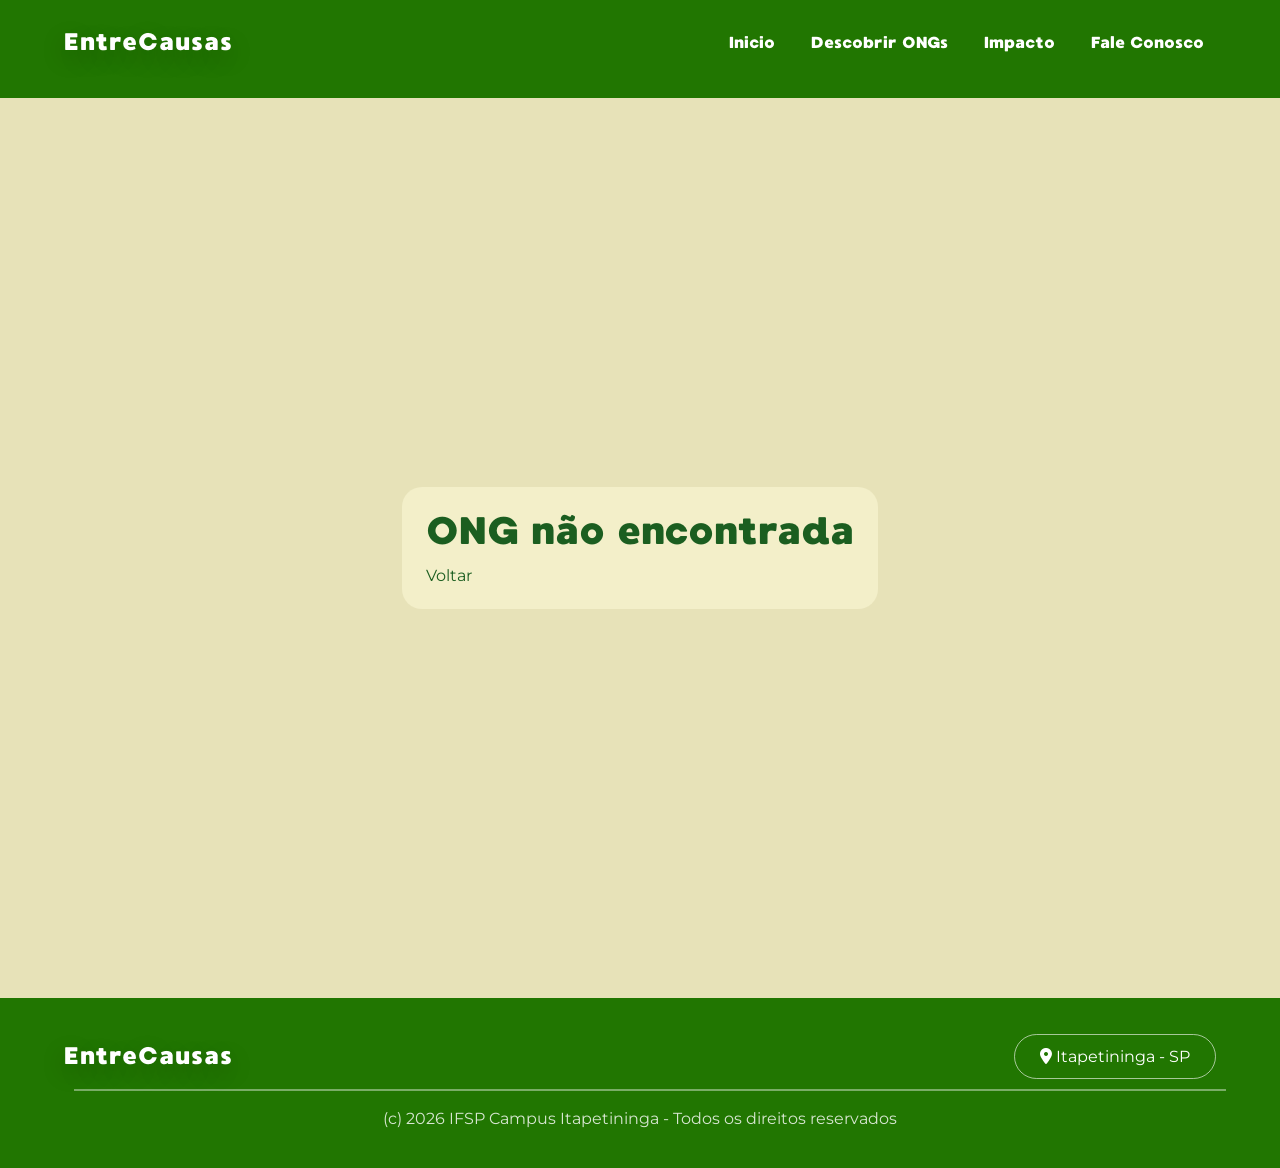
<file: detalhes.html>
<!DOCTYPE html>
<html lang="pt-BR">

<head>
    <title>EntreCausas | Educar para Transformar</title>
    <meta charset="UTF-8">
    <meta name="viewport" content="width=device-width, initial-scale=1.0">
    <link rel="icon" type="image/x-icon" href="img/icon/icon.png">
    <link rel="stylesheet" href="https://cdnjs.cloudflare.com/ajax/libs/font-awesome/6.5.0/css/all.min.css">
    <link rel="preconnect" href="https://fonts.googleapis.com">
    <link rel="preconnect" href="https://fonts.gstatic.com" crossorigin>
    <link href="https://fonts.googleapis.com/css2?family=Montserrat:wght@400;500;600;700;800;900&display=swap" rel="stylesheet">
    <link rel="stylesheet" href="style.css">
    <script src="script.js" defer></script>
</head>

<body class="page-interna">
    <a href="#conteudo-principal" class="skip-link">Pular para o conteudo principal</a>

    <div id="site">
        <header id="cabecalho" role="banner">
            <a class="h2-logo" href="index.html#hero">EntreCausas</a>

            <button id="menu-toggle" type="button" aria-expanded="false" aria-controls="nav-principal"
                aria-label="Abrir menu de navegacao">
                <span></span>
                <span></span>
                <span></span>
            </button>

            <nav id="nav-principal" aria-label="Navegacao principal">
                <ul id="ul-cabecalho">
                    <li><a class="a-cabecalho" href="index.html#hero">Inicio</a></li>
                    <li><a class="a-cabecalho" href="index.html#descobrir">Descobrir ONGs</a></li>
                    <li><a class="a-cabecalho" href="index.html#impacto">Impacto</a></li>
                    <li><a class="a-cabecalho" href="index.html#fale_conosco">Fale Conosco</a></li>
                </ul>
            </nav>
        </header>
        <div id="nav-hover-zone" aria-hidden="true"></div>

        <main id="conteudo-principal">
            <section id="detalhe-ong" aria-labelledby="titulo-ong">
                <div class="detalhe-container">
                    <div class="detalhe-imagem"></div>

                    <div class="detalhe-card">
                        <h2 id="titulo-ong"></h2>

                        <p class="local"></p>

                        <p class="descricao"></p>

                        <div class="mapa">
                            <iframe> </iframe>
                            <button class="btn-mapa">Ver Mapa</button>
                        </div>
                        <div class="social-actions">
                            <a class="btn-instagram" href="https://www.instagram.com/" target="_blank">
                                <svg fill="#ffffff" viewBox="0 0 32 32" id="Camada_1" version="1.1" xml:space="preserve"
                                    xmlns="http://www.w3.org/2000/svg" xmlns:xlink="http://www.w3.org/1999/xlink"
                                    stroke="#ffffff" width="25px" height="25px">
                                    <g id="SVGRepo_bgCarrier" stroke-width="0"></g>
                                    <g id="SVGRepo_tracerCarrier" stroke-linecap="round" stroke-linejoin="round"></g>
                                    <g id="SVGRepo_iconCarrier">
                                        <g>
                                            <path
                                                d="M22.3,8.4c-0.8,0-1.4,0.6-1.4,1.4c0,0.8,0.6,1.4,1.4,1.4c0.8,0,1.4-0.6,1.4-1.4C23.7,9,23.1,8.4,22.3,8.4z">
                                            </path>
                                            <path
                                                d="M16,10.2c-3.3,0-5.9,2.7-5.9,5.9s2.7,5.9,5.9,5.9s5.9-2.7,5.9-5.9S19.3,10.2,16,10.2z M16,19.9c-2.1,0-3.8-1.7-3.8-3.8 c0-2.1,1.7-3.8,3.8-3.8c2.1,0,3.8,1.7,3.8,3.8C19.8,18.2,18.1,19.9,16,19.9z">
                                            </path>
                                            <path
                                                d="M20.8,4h-9.5C7.2,4,4,7.2,4,11.2v9.5c0,4,3.2,7.2,7.2,7.2h9.5c4,0,7.2-3.2,7.2-7.2v-9.5C28,7.2,24.8,4,20.8,4z M25.7,20.8 c0,2.7-2.2,5-5,5h-9.5c-2.7,0-5-2.2-5-5v-9.5c0-2.7,2.2-5,5-5h9.5c2.7,0,5,2.2,5,5V20.8z">
                                            </path>
                                        </g>
                                    </g>
                                </svg>
                            </a>

                            <a class="btn-facebook" href="https://www.facebook.com/" target="_blank">
                                <svg fill="#ffffff" height="25px" width="25px" version="1.1" id="Layer_1"
                                    xmlns="http://www.w3.org/2000/svg" xmlns:xlink="http://www.w3.org/1999/xlink"
                                    viewBox="-143 145 512 512" xml:space="preserve">
                                    <g id="SVGRepo_bgCarrier" stroke-width="0"></g>
                                    <g id="SVGRepo_tracerCarrier" stroke-linecap="round" stroke-linejoin="round"></g>
                                    <g id="SVGRepo_iconCarrier">
                                        <path
                                            d="M113,145c-141.4,0-256,114.6-256,256s114.6,256,256,256s256-114.6,256-256S254.4,145,113,145z M169.5,357.6l-2.9,38.3h-39.3 v133H77.7v-133H51.2v-38.3h26.5v-25.7c0-11.3,0.3-28.8,8.5-39.7c8.7-11.5,20.6-19.3,41.1-19.3c33.4,0,47.4,4.8,47.4,4.8l-6.6,39.2 c0,0-11-3.2-21.3-3.2c-10.3,0-19.5,3.7-19.5,14v29.9H169.5z">
                                        </path>
                                    </g>
                                </svg>
                            </a>

                            <button class="btn-voluntario">
                                <i class="fa-solid fa-user"></i> Voluntariar-se
                            </button>
                        </div>


                    </div>
                    </div>
                </div>
            </section>
        </main>

        <footer>
            <div id="div-footer">
                <h2 class="h2-logo">EntreCausas</h2>
                <p id="p-local"><i class="fa-solid fa-location-dot" aria-hidden="true"></i> Itapetininga - SP</p>
            </div>
            <hr id="hr-footer">
            <p id="p-footer">(c) 2026 IFSP Campus Itapetininga - Todos os direitos reservados</p>
        </footer>
    </div>

    <div id="modal-redirect" class="modal">
        <div class="modal-box">
            <div class="modal-icon">
                <i class="fa-solid fa-shield-halved"></i>
            </div>

            <h2>Redirecionando voce com seguranca</h2>

            <p>
                Voce esta sendo direcionado para o site oficial da organizacao responsavel por esta acao.
                A partir daqui, o processo de doacao ou voluntariado sera realizado diretamente com eles.
            </p>

            <button id="btn-continuar">Continuar para site externo</button>
        </div>
    </div>

    <button id="back-to-top" type="button" aria-label="Voltar ao topo">
        <i class="fa-solid fa-chevron-up"></i>
    </button>

    <div vw class="enabled">
        <div vw-access-button class="active"></div>
        <div vw-plugin-wrapper>
            <div class="vw-plugin-top-wrapper"></div>
        </div>
    </div>
    <script src="https://vlibras.gov.br/app/vlibras-plugin.js"></script>
    <script>
        new window.VLibras.Widget('https://vlibras.gov.br/app');
    </script>
</body>
</file>
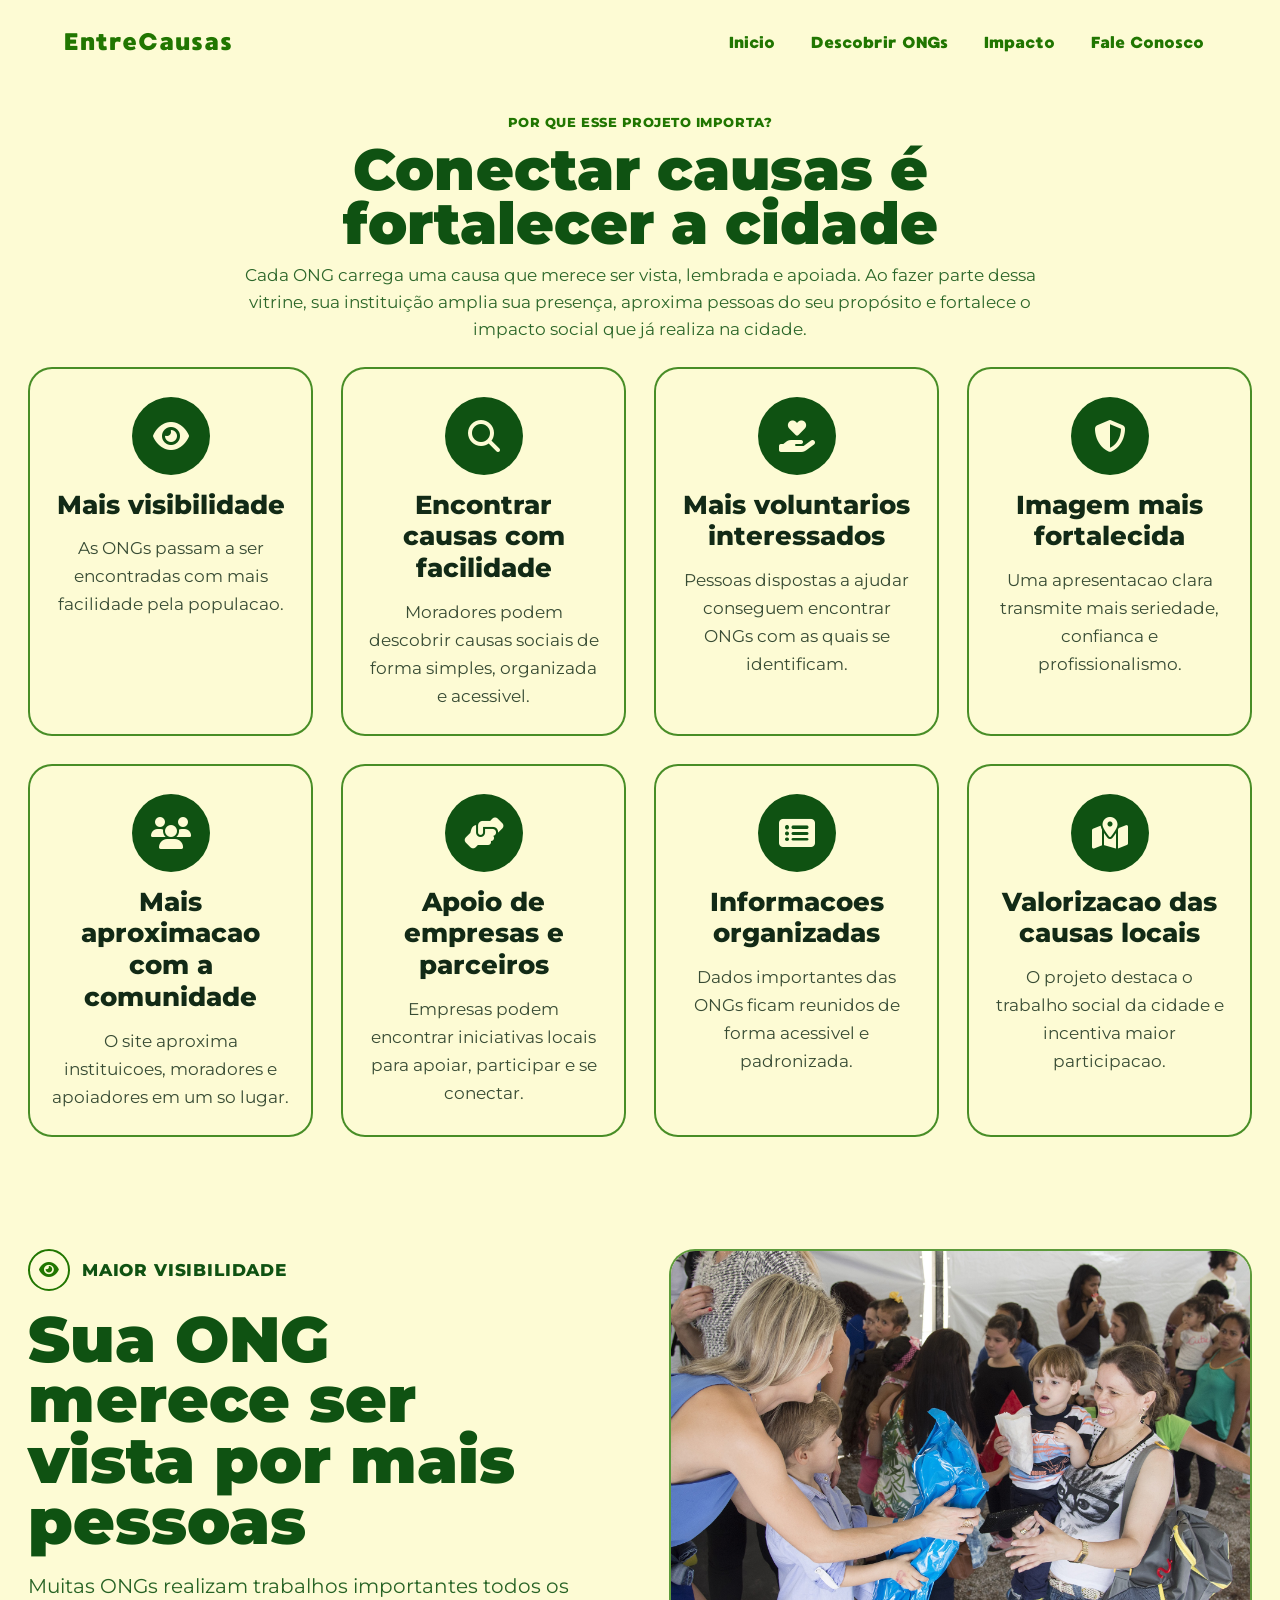
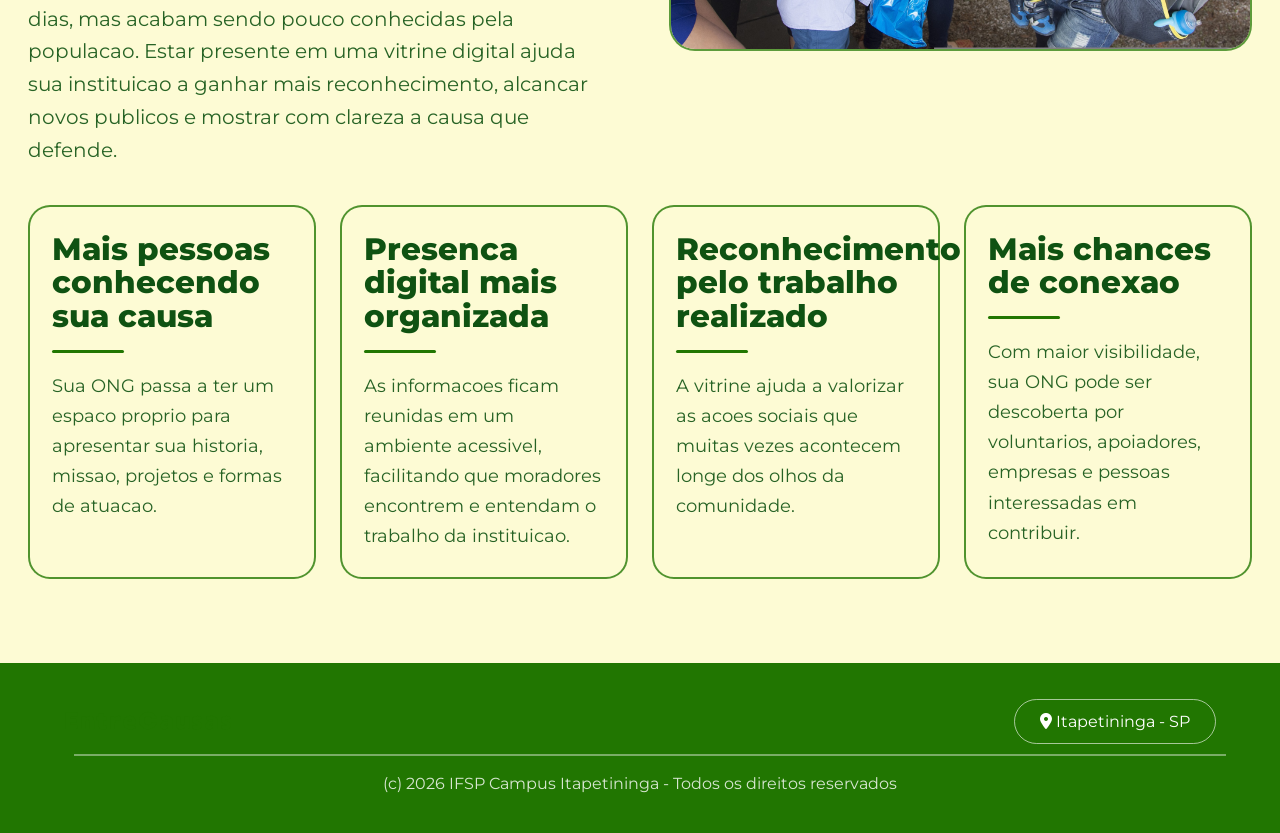
<file: impacto.html>
<!DOCTYPE html>
<html lang="pt-BR">

<head>
    <title>EntreCausas | Impacto</title>
    <meta charset="UTF-8">
    <meta name="viewport" content="width=device-width, initial-scale=1.0">
    <link rel="icon" type="image/x-icon" href="img/icon/icon.png">
    <link rel="stylesheet" href="https://cdnjs.cloudflare.com/ajax/libs/font-awesome/6.5.0/css/all.min.css">
    <link rel="preconnect" href="https://fonts.googleapis.com">
    <link rel="preconnect" href="https://fonts.gstatic.com" crossorigin>
    <link href="https://fonts.googleapis.com/css2?family=Montserrat:wght@400;500;600;700;800;900&display=swap" rel="stylesheet">
    <link rel="stylesheet" href="style.css">
    <script src="script.js" defer></script>
</head>

<body class="page-impacto">
    <a href="#conteudo-principal" class="skip-link">Pular para o conteudo principal</a>

    <div id="site">
        <header id="cabecalho" role="banner">
            <a class="h2-logo" href="index.html#titulo-hero">EntreCausas</a>

            <button id="menu-toggle" type="button" aria-expanded="false" aria-controls="nav-principal"
                aria-label="Abrir menu de navegacao">
                <span></span>
                <span></span>
                <span></span>
            </button>

            <nav id="nav-principal" aria-label="Navegacao principal">
                <ul id="ul-cabecalho">
                    <li><a class="a-cabecalho" href="index.html#titulo-hero">Inicio</a></li>
                    <li><a class="a-cabecalho" href="index.html#titulo-descobrir">Descobrir ONGs</a></li>
                    <li><a class="a-cabecalho" href="#titulo-impacto-pagina">Impacto</a></li>
                    <li><a class="a-cabecalho" href="index.html#titulo-fale-conosco">Fale Conosco</a></li>
                </ul>
            </nav>
        </header>
        <div id="nav-hover-zone" aria-hidden="true"></div>

        <main id="conteudo-principal">
            <section id="hero" class="impacto-pagina-hero" aria-labelledby="titulo-impacto-pagina">
                <div class="impacto-page-inner">
                    <div class="impacto-page-intro">
                        <p class="impacto-page-eyebrow">Por que esse projeto importa?</p>
                        <h1 id="titulo-impacto-pagina">Conectar causas &eacute; fortalecer a cidade</h1>
                        <p class="impacto-page-lead">
                            Cada ONG carrega uma causa que merece ser vista, lembrada e apoiada. Ao fazer parte dessa
                            vitrine, sua institui&ccedil;&atilde;o amplia sua presen&ccedil;a, aproxima pessoas do seu
                            prop&oacute;sito e fortalece o impacto social que j&aacute; realiza na cidade.
                        </p>
                    </div>

                    <div class="impacto-benefits-grid" role="list" aria-label="Beneficios do projeto">
                        <a href="#mais-visibilidade" class="impacto-benefit-card impacto-benefit-card--link" role="listitem"
                            aria-label="Ir para a secao Mais visibilidade">
                            <div class="impacto-benefit-icon" aria-hidden="true">
                                <i class="fa-solid fa-eye"></i>
                            </div>
                            <h2>Mais visibilidade</h2>
                            <p>As ONGs passam a ser encontradas com mais facilidade pela populacao.</p>
                        </a>

                        <article class="impacto-benefit-card" role="listitem">
                            <div class="impacto-benefit-icon" aria-hidden="true">
                                <i class="fa-solid fa-magnifying-glass"></i>
                            </div>
                            <h2>Encontrar causas com facilidade</h2>
                            <p>Moradores podem descobrir causas sociais de forma simples, organizada e acessivel.</p>
                        </article>

                        <article class="impacto-benefit-card" role="listitem">
                            <div class="impacto-benefit-icon" aria-hidden="true">
                                <i class="fa-solid fa-hand-holding-heart"></i>
                            </div>
                            <h2>Mais voluntarios interessados</h2>
                            <p>Pessoas dispostas a ajudar conseguem encontrar ONGs com as quais se identificam.</p>
                        </article>

                        <article class="impacto-benefit-card" role="listitem">
                            <div class="impacto-benefit-icon" aria-hidden="true">
                                <i class="fa-solid fa-shield-halved"></i>
                            </div>
                            <h2>Imagem mais fortalecida</h2>
                            <p>Uma apresentacao clara transmite mais seriedade, confianca e profissionalismo.</p>
                        </article>

                        <article class="impacto-benefit-card" role="listitem">
                            <div class="impacto-benefit-icon" aria-hidden="true">
                                <i class="fa-solid fa-users"></i>
                            </div>
                            <h2>Mais aproximacao com a comunidade</h2>
                            <p>O site aproxima instituicoes, moradores e apoiadores em um so lugar.</p>
                        </article>

                        <article class="impacto-benefit-card" role="listitem">
                            <div class="impacto-benefit-icon" aria-hidden="true">
                                <i class="fa-solid fa-handshake-angle"></i>
                            </div>
                            <h2>Apoio de empresas e parceiros</h2>
                            <p>Empresas podem encontrar iniciativas locais para apoiar, participar e se conectar.</p>
                        </article>

                        <article class="impacto-benefit-card" role="listitem">
                            <div class="impacto-benefit-icon" aria-hidden="true">
                                <i class="fa-solid fa-rectangle-list"></i>
                            </div>
                            <h2>Informacoes organizadas</h2>
                            <p>Dados importantes das ONGs ficam reunidos de forma acessivel e padronizada.</p>
                        </article>

                        <article class="impacto-benefit-card" role="listitem">
                            <div class="impacto-benefit-icon" aria-hidden="true">
                                <i class="fa-solid fa-map-location-dot"></i>
                            </div>
                            <h2>Valorizacao das causas locais</h2>
                            <p>O projeto destaca o trabalho social da cidade e incentiva maior participacao.</p>
                        </article>
                    </div>
                </div>
            </section>

            <section id="mais-visibilidade" class="impacto-detail-section" aria-labelledby="titulo-mais-visibilidade">
                <div class="impacto-detail-inner">
                    <div class="impacto-detail-spotlight">
                        <div class="impacto-detail-copy">
                            <p class="impacto-detail-eyebrow">
                                <i class="fa-solid fa-eye" aria-hidden="true"></i>
                                Maior visibilidade
                            </p>
                            <h2 id="titulo-mais-visibilidade">Sua ONG merece ser vista por mais pessoas</h2>
                            <p class="impacto-detail-text">
                                Muitas ONGs realizam trabalhos importantes todos os dias, mas acabam sendo pouco
                                conhecidas pela populacao. Estar presente em uma vitrine digital ajuda sua instituicao a
                                ganhar mais reconhecimento, alcancar novos publicos e mostrar com clareza a causa que
                                defende.
                            </p>

                        </div>

                        <div class="impacto-detail-media">
                            <img src="./img/impacto/mais_visibilidade/willian_2000-help-1265227.jpg"
                                alt="Voluntarios reunidos em uma acao comunitaria ao ar livre">
                        </div>
                    </div>

                    <div class="impacto-detail-grid" role="list" aria-label="Resultados da maior visibilidade">
                        <article class="impacto-detail-card" role="listitem">
                            <h3>Mais pessoas conhecendo sua causa</h3>
                            <p>Sua ONG passa a ter um espaco proprio para apresentar sua historia, missao, projetos e formas de atuacao.</p>
                        </article>

                        <article class="impacto-detail-card" role="listitem">
                            <h3>Presenca digital mais organizada</h3>
                            <p>As informacoes ficam reunidas em um ambiente acessivel, facilitando que moradores encontrem e entendam o trabalho da instituicao.</p>
                        </article>

                        <article class="impacto-detail-card" role="listitem">
                            <h3>Reconhecimento pelo trabalho realizado</h3>
                            <p>A vitrine ajuda a valorizar as acoes sociais que muitas vezes acontecem longe dos olhos da comunidade.</p>
                        </article>

                        <article class="impacto-detail-card" role="listitem">
                            <h3>Mais chances de conexao</h3>
                            <p>Com maior visibilidade, sua ONG pode ser descoberta por voluntarios, apoiadores, empresas e pessoas interessadas em contribuir.</p>
                        </article>
                    </div>
                </div>
            </section>
        </main>

        <footer>
            <div id="div-footer">
                <h2 class="h2-logo">EntreCausas</h2>
                <p id="p-local"><i class="fa-solid fa-location-dot" aria-hidden="true"></i> Itapetininga - SP</p>
            </div>
            <hr id="hr-footer">
            <p id="p-footer">(c) 2026 IFSP Campus Itapetininga - Todos os direitos reservados</p>
        </footer>
    </div>

    <button id="back-to-top" type="button" aria-label="Voltar ao topo">
        <i class="fa-solid fa-chevron-up"></i>
    </button>

    <div vw class="enabled">
        <div vw-access-button class="active"></div>
        <div vw-plugin-wrapper>
            <div class="vw-plugin-top-wrapper"></div>
        </div>
    </div>
    <script src="https://vlibras.gov.br/app/vlibras-plugin.js"></script>
    <script>
        new window.VLibras.Widget('https://vlibras.gov.br/app');
    </script>
</body>

</html>
</file>
<file: style.css>
html {
    scroll-behavior: smooth;
}

@font-face {
    font-family: "Waffle Soft";
    src: url("./font/Waffle Soft/MADE Waffle Soft PERSONAL USE.otf") format("opentype");
    font-style: normal;
    font-weight: 400;
    font-display: swap;
}

* {
    margin: 0;
    padding: 0;
    box-sizing: border-box;
}

body {
    min-height: 100vh;
    overflow-x: hidden;
    background: #217601;
    color: white;
    font-family: "Montserrat", Arial, sans-serif;
}

a {
    color: inherit;
    text-decoration: none;
}

h1,
h2,
h3,
h4,
h5,
h6,
.h2-logo,
.a-cabecalho,
.btn,
.section-eyebrow {
    font-family: "Waffle Soft", "Montserrat", Arial, sans-serif;
}

h2 {
    font-size: clamp(1.8rem, 4vw, 3.2rem);
    line-height: 1.05;
}

button,
input,
select,
textarea {
    font: inherit;
}

.sr-only {
    position: absolute;
    width: 1px;
    height: 1px;
    padding: 0;
    margin: -1px;
    overflow: hidden;
    clip: rect(0, 0, 0, 0);
    white-space: nowrap;
    border: 0;
}

/* ===== SKIP LINK (WCAG 2.4.1) ===== */

.skip-link {
    position: fixed;
    top: -100%;
    left: 16px;
    z-index: 9999;
    padding: 12px 24px;
    background: #0a3d0a;
    color: #ffffff;
    font-weight: 700;
    font-size: 1rem;
    border-radius: 0 0 8px 8px;
    text-decoration: underline;
    transition: top 0.2s ease;
}

.skip-link:focus {
    top: 0;
}

/* ===== FOCUS VISIBLE (WCAG 2.4.7) ===== */

:focus-visible {
    outline: 3px solid #f5f0b9;
    outline-offset: 3px;
}

:focus:not(:focus-visible) {
    outline: none;
}

#site {
    min-height: 100vh;
}

.h2-logo {
    font-size: 1.5rem;
    font-weight: 900;
    letter-spacing: 1px;
    text-shadow: 0 8px 24px rgba(0, 0, 0, 0.24);
}

#cabecalho {
    position: fixed;
    top: 0;
    left: 0;
    right: 0;
    width: 100%;
    z-index: 20;
    display: flex;
    justify-content: space-between;
    align-items: center;
    padding: 18px 20px;
    background: transparent;
    backdrop-filter: none;
    transition: transform 0.35s ease, opacity 0.35s ease, background-color 0.35s ease;
}

body.hero-past #cabecalho {
    background: transparent;
    backdrop-filter: none;
}

body.hero-past #cabecalho:hover,
body.hero-past #cabecalho:focus-within,
body.nav-can-hide.nav-reveal #cabecalho {
    background: #217601;
    backdrop-filter: blur(10px);
}

.page-interna #cabecalho {
    background: #217601;
    backdrop-filter: blur(10px);
}

.page-interna main {
    padding-top: 88px;
}

#nav-hover-zone {
    position: fixed;
    top: 0;
    left: 0;
    right: 0;
    height: 30px;
    z-index: 19;
    pointer-events: none;
}

#menu-toggle {
    display: inline-flex;
    flex-direction: column;
    justify-content: center;
    gap: 5px;
    width: 48px;
    height: 48px;
    padding: 0 11px;
    border: 1px solid transparent;
    border-radius: 14px;
    background: transparent;
    color: white;
    cursor: pointer;
    box-shadow: none;
    transition: border-color 0.25s ease, background-color 0.25s ease;
}

#menu-toggle span {
    width: 100%;
    height: 3px;
    border-radius: 999px;
    background: currentColor;
    transition: transform 0.25s ease, opacity 0.25s ease;
}

#menu-toggle[aria-expanded="true"] span:nth-child(1) {
    transform: translateY(8px) rotate(45deg);
}

#menu-toggle[aria-expanded="true"] span:nth-child(2) {
    opacity: 0;
}

#menu-toggle[aria-expanded="true"] span:nth-child(3) {
    transform: translateY(-8px) rotate(-45deg);
}

#menu-toggle:hover,
#menu-toggle:focus-visible,
#menu-toggle[aria-expanded="true"] {
    border-color: rgba(255, 255, 255, 0.9);
    background: transparent;
    box-shadow: none;
}

#nav-principal {
    position: absolute;
    top: calc(100% + 10px);
    right: 20px;
    left: 20px;
    padding: 14px;
    border: 1px solid rgba(255, 255, 255, 0.12);
    border-radius: 18px;
    background: rgba(8, 52, 13, 0.98);
    opacity: 0;
    pointer-events: none;
    transform: translateY(-8px);
    transition: opacity 0.25s ease, transform 0.25s ease;
}

#nav-principal.is-open {
    opacity: 1;
    pointer-events: auto;
    transform: translateY(0);
}

#ul-cabecalho {
    display: grid;
    gap: 10px;
    list-style: none;
}

.a-cabecalho {
    display: block;
    padding: 11px 12px;
    border-radius: 12px;
    font-weight: bold;
}

.a-cabecalho:hover,
.a-cabecalho:focus-visible {
    background: rgba(255, 255, 255, 0.08);
}

main {
    padding: 0;
}

.section-inner {
    width: min(1240px, calc(100% - 32px));
    margin: 0 auto;
}

.section-inner--hero {
    width: min(1180px, calc(100% - 40px));
}

.section-inner--wide {
    width: min(1240px, calc(100% - 32px));
}

#destaque {
    width: 100%;
    min-height: 100svh;
    padding: 88px 0 40px;
    display: grid;
    align-items: center;
}

#destaque .section-inner {
    display: grid;
    gap: 0;
}

.section-eyebrow {
    margin-bottom: 12px;
    font-size: 0.78rem;
    font-weight: 900;
    letter-spacing: 0.12em;
    text-transform: uppercase;
    color: rgba(255, 255, 255, 0.8);
}

.section-eyebrow--green {
    color: #2f861d;
}

#h1-destaque {
    font-size: 2.9rem;
    font-weight: 900;
    line-height: 0.98;
    text-shadow: 0 10px 30px rgba(0, 0, 0, 0.3);
}

#p-destaque {
    margin-top: 20px;
    font-size: 1rem;
    line-height: 1.7;
    color: rgba(255, 255, 255, 0.92);
}

#botao-destaque {
    display: inline-flex;
    justify-content: center;
    align-items: center;
    min-width: 210px;
    margin-top: 28px;
    padding: 15px 22px;
    border-radius: 999px;
    background: #f5f0b9;
    color: #0c4a0c;
    font-weight: 900;
    box-shadow: 0 16px 34px rgba(0, 0, 0, 0.18);
}

#descobrir,
#impacto,
#fale_conosco {
    width: 100%;
    min-height: 100svh;
    margin: 0;
    border-radius: 0;
    display: grid;
    align-items: center;
}

#titulo-hero,
#titulo-descobrir,
#titulo-impacto,
#titulo-fale-conosco,
#titulo-impacto-pagina,
#mais-visibilidade,
#titulo-mais-visibilidade {
    scroll-margin-top: clamp(72px, 8vw, 100px);
}

#descobrir {
    padding: 40px 0;
    background: #ece3bf;
    color: #1b5e20;
}

#div-descobrir {
    display: flex;
    flex-direction: column;
    align-items: center;
    gap: 18px;
    text-align: center;
}

#div-descobrir h2,
#impacto h2,
#h2-fale_conosco {
    color: #187417;
}

#h3-fale_conosco {
    font-size: clamp(1.45rem, 3vw, 2rem);
    line-height: 1.08;
    color: #187417;
}

#div-descobrir form {
    width: 100%;
}

#div-descobrir input {
    width: 100%;
    padding: 14px 18px;
    border-radius: 25px;
    border: 1px solid rgba(12, 74, 12, 0.28);
    background: rgba(255, 255, 255, 0.45);
}

#ongs {
    display: grid;
    grid-template-columns: 1fr;
    gap: 26px;
    margin-top: 26px;
}

.cards {
    position: relative;
    width: 100%;
    display: flex;
    flex-direction: column;
    overflow: hidden;
    background: #176802;
    border-radius: 30px;
    color: white;
    box-shadow: none;
    transition: transform 0.28s ease;
}

.card-badge {
    position: absolute;
    top: 14px;
    left: 14px;
    z-index: 2;
    display: inline-flex;
    align-items: center;
    gap: 10px;
    min-height: 46px;
    padding: 0 20px;
    border: 1px solid rgba(255, 255, 255, 0.14);
    border-radius: 999px;
    background: #1b6908;
    color: #fdfbd4;
    font-family: "Montserrat", Arial, sans-serif;
    font-size: clamp(1rem, 2.8vw, 1.2rem);
    font-weight: 700;
    line-height: 1.1;
    box-shadow: none;
}

.card-badge i {
    font-size: 0.95em;
}

.cards:hover,
.cards:focus-visible {
    transform: translateY(-4px);
}

.cards img {
    width: 100%;
    height: clamp(250px, 34vw, 320px);
    object-fit: cover;
    display: block;
    border-radius: 0;
    filter: none;
}

.cards h3 {
    padding: 18px 22px 0;
    font-size: clamp(1.45rem, 3vw, 1.5rem);
    line-height: 1;
}

.cards p {
    padding: 12px 22px 14px;
    margin-top: 0;
    font-size: clamp(1rem, 2.8vw, 1.16rem);
    line-height: 1.6;
    color: rgba(255, 255, 255, 0.94);
}

.cards h4 {
    margin-top: auto;
    padding: 6px 22px 24px;
    font-size: clamp(0.95rem, 1.8vw, 1.125rem);
    letter-spacing: 0;
    text-transform: none;
    color: #ffffff;
    font-family: "Montserrat", Arial, sans-serif;
    font-weight: 700;
    white-space: nowrap;
}

#impacto {
    padding: 40px 0;
    background: #fdfbd4;
    color: #217601;
    overflow: hidden;
}

.impacto-header {
    /* add margin-top para melhorar a visualização quando clicado no nav */
    margin-top: 18px;
    margin-bottom: 18px;
    text-align: center;
}

.impacto-header h2 {
    font-size: clamp(2.8rem, 6vw, 4.6rem);
    line-height: 0.94;
    color: #217601;
}

.impacto-carousel {
    position: relative;
    display: grid;
    grid-template-columns: 1fr;
    gap: 16px;
    align-items: center;
}

.impacto-stage {
    position: relative;
    display: grid;
}

.impacto-slide {
    grid-area: 1 / 1;
    opacity: 0;
    visibility: hidden;
    pointer-events: none;
    transform: translateY(18px);
    transition: opacity 0.45s ease, transform 0.45s ease;
}

.impacto-slide.is-active {
    opacity: 1;
    visibility: visible;
    pointer-events: auto;
    transform: translateY(0);
}

.impacto-shell {
    display: grid;
    gap: 18px;
    padding: 12px;
    border: 1px solid rgba(33, 118, 1, 0.35);
    border-radius: 28px;
    background: rgba(253, 251, 212, 0.84);
}

.impacto-media {
    position: relative;
    overflow: hidden;
    border-radius: 22px;
    min-height: 320px;
    background: rgba(33, 118, 1, 0.1);
}

.impacto-media img {
    width: 100%;
    height: 100%;
    min-height: 320px;
    object-fit: cover;
    transition: transform 0.55s ease, filter 0.55s ease;
    filter: saturate(0.92);
}

.impacto-slide.is-active .impacto-media img,
.impacto-shell:hover .impacto-media img {
    transform: scale(1.03);
    filter: saturate(1);
}

.impacto-badge {
    position: absolute;
    top: 14px;
    left: 14px;
    z-index: 2;
    display: inline-flex;
    align-items: center;
    gap: 8px;
    padding: 9px 14px;
    border-radius: 999px;
    background: rgba(33, 118, 1, 0.96);
    color: #fdfbd4;
    font-size: 0.94rem;
    box-shadow: 0 12px 22px rgba(33, 118, 1, 0.16);
}

.impacto-copy {
    display: grid;
    align-content: center;
    gap: 18px;
    padding: 6px 10px 10px;
}

.impacto-headline {
    max-width: 12ch;
    font-size: clamp(2rem, 4.2vw, 3.05rem);
    font-weight: 900;
    line-height: 0.96;
    color: #217601;
}

.impacto-text {
    max-width: 34rem;
    font-size: 1.02rem;
    line-height: 1.78;
    color: rgba(33, 118, 1, 0.92);
}

.impacto-cta {
    display: inline-flex;
    align-items: center;
    justify-content: center;
    width: fit-content;
    min-height: 62px;
    padding: 0 30px;
    border: 2px solid #217601;
    border-radius: 999px;
    background: #fdfbd4;
    color: #217601;
    font-size: 1.05rem;
    font-weight: 900;
    transition: background-color 0.25s ease, color 0.25s ease, transform 0.25s ease;
}

.impacto-cta:hover,
.impacto-cta:focus-visible {
    background: #217601;
    color: #fdfbd4;
    transform: translateY(-2px);
}

.impacto-arrow {
    display: none;
    align-items: center;
    justify-content: center;
    width: 52px;
    height: 52px;
    border: 1px solid rgba(33, 118, 1, 0.28);
    border-radius: 50%;
    background: rgba(253, 251, 212, 0.95);
    color: #217601;
    font-size: 1.15rem;
    transition: background-color 0.25s ease, color 0.25s ease, transform 0.25s ease;
}

.impacto-arrow:hover,
.impacto-arrow:focus-visible {
    background: #217601;
    color: #fdfbd4;
    transform: scale(1.05);
}

.impacto-dots {
    display: flex;
    justify-content: center;
    align-items: center;
    gap: 10px;
    margin-top: 18px;
}

.impacto-dot {
    width: 12px;
    height: 12px;
    border: none;
    border-radius: 999px;
    background: rgba(33, 118, 1, 0.22);
    transition: width 0.28s ease, background-color 0.28s ease, transform 0.28s ease;
}

.impacto-dot.is-active {
    width: 38px;
    background: #217601;
    transform: translateZ(0);
}

.impacto-dot:hover,
.impacto-dot:focus-visible {
    background: rgba(33, 118, 1, 0.52);
}

#fale_conosco {
    padding: 40px 0;
    background: #fdfbd4;
    color: #217601;
    box-shadow: none;
}

.fale-header {
    text-align: center;
}

#fale_conosco .section-eyebrow,
#fale_conosco .section-eyebrow--green,
#fale_conosco #h2-fale_conosco,
#fale_conosco #h3-fale_conosco {
    color: #217601;
}

.fale-intro {
    max-width: 720px;
    margin: 14px auto 0;
    line-height: 1.7;
    color: rgba(33, 118, 1, 0.86);
}

#conteudo-fale_conosco {
    display: grid;
    gap: 22px;
    margin-top: 26px;
    padding: 14px 10px 8px;
    border: 1px solid rgba(33, 118, 1, 0.4);
    border-radius: 26px;
    background: #fdfbd4;
}

#div-fale_conosco {
    display: none;
    gap: 22px;
}

.faq-copy {
    display: grid;
    gap: 10px;
}

.p-fale_conosco,
.form-intro {
    line-height: 1.7;
    color: rgba(33, 118, 1, 0.86);
}

.proof-grid {
    display: grid;
    gap: 12px;
}

.proof-card {
    display: grid;
    grid-template-columns: 42px 1fr;
    gap: 12px;
    align-items: start;
    padding: 14px;
    border: 1px solid rgba(41, 86, 34, 0.16);
    border-radius: 18px;
    background: rgba(255, 255, 255, 0.48);
}

.proof-icon {
    display: grid;
    place-items: center;
    width: 42px;
    height: 42px;
    border-radius: 14px;
    background: #1c6b12;
    color: #f7f2c9;
}

.proof-card h4 {
    font-size: 0.96rem;
    color: #196612;
}

.proof-card p {
    margin-top: 6px;
    font-size: 0.95rem;
    line-height: 1.5;
    color: #5d6940;
}

#ongContent {
    background-color: #ece3bf;
    display: flex;
    flex-direction: row;
    justify-content: center;
    align-items: center;
}

.img-ong {
    border-radius: 20px;
}

.faq-list {
    display: grid;
    gap: 12px;
}

.faq-item {
    border: 1px solid rgba(33, 118, 1, 0.28);
    border-radius: 18px;
    background: rgba(253, 251, 212, 0.75);
    overflow: hidden;
}

.faq-item summary {
    display: flex;
    align-items: center;
    justify-content: space-between;
    gap: 12px;
    padding: 16px 18px;
    font-weight: 900;
    color: #217601;
    cursor: pointer;
    list-style: none;
}

.faq-item summary::-webkit-details-marker {
    display: none;
}

.faq-item summary::after {
    content: "+";
    flex-shrink: 0;
    font-size: 1.35rem;
    line-height: 1;
    color: #217601;
}

.faq-item[open] summary::after {
    content: "-";
}

.faq-item p {
    padding: 0 18px 18px;
    line-height: 1.7;
    color: rgba(33, 118, 1, 0.86);
}

.fale-divider {
    display: none;
}

.form-shell {
    display: grid;
    gap: 16px;
}

#form-fale_conosco {
    display: grid;
    gap: 18px;
}

#form-fale_conosco label {
    margin-bottom: -8px;
    font-size: 0.98rem;
    font-weight: 900;
    color: #217601;
}

.entrada-form {
    width: 100%;
    padding: 14px 16px;
    border-radius: 14px;
    border: 1px solid rgba(33, 118, 1, 0.64);
    background: #fdfbd4;
    color: #174f05;
    box-shadow: none;
}

.entrada-form::placeholder {
    color: rgba(33, 118, 1, 0.62);
}

textarea.entrada-form {
    min-height: 154px;
    resize: none;
}

.form-actions {
    display: grid;
    gap: 12px;
    padding-top: 4px;
}

#botao-fale_conosco {
    min-height: 54px;
    border: none;
    border-radius: 999px;
    background: #217601;
    color: white;
    font-size: 1.1rem;
    font-weight: 900;
    cursor: pointer;
    box-shadow: none;
}

#botao-fale_conosco[disabled] {
    opacity: 0.72;
    cursor: wait;
}

.form-status {
    min-height: 22px;
    font-size: 0.94rem;
    font-weight: bold;
    color: rgba(33, 118, 1, 0.82);
}

.form-status.is-error {
    color: #8f351f;
}

.form-status.is-success {
    color: #217601;
}

footer {
    padding: 36px 20px 40px;
}

#div-footer {
    display: flex;
    flex-direction: column;
    align-items: center;
    gap: 18px;
}

#hr-footer {
    width: 100%;
    border: 1px solid rgba(255, 255, 255, 0.4);
    margin: 10px;
}

#p-local {
    border: 1px solid rgba(255, 255, 255, 0.6);
    padding: 12px 25px;
    border-radius: 30px;
}

#p-footer {
    margin-top: 18px;
    text-align: center;
    color: rgba(255, 255, 255, 0.82);
}

#detalhe-ong {
    background: #e7e2b8;
    padding: 30px 16px;
    display: flex;
    justify-content: center;
    align-items: center;
    min-height: 100vh;
}

.detalhe-container {
    display: grid;
    gap: 20px;
    width: 100%;
    max-width: 1100px;
}

.detalhe-imagem {
    position: relative;
    border-radius: 25px;
    height: 320px;
}

.detalhe-imagem img {
    position: absolute;
    inset: 0;
    width: 100%;
    height: 100%;
    object-fit: cover;
    opacity: 0;
    transition: opacity 0.5s ease;
    border-radius: 25px;
}

.detalhe-imagem img.ativa {
    opacity: 1;
    z-index: 0;
}

#detalhe-ong .carrossel-fotos span.ativo {
    background: white;
    transform: scale(1.2);
}

#detalhe-ong .carrossel-fotos {
    position: absolute;
    bottom: 10px;
    width: 100%;
    display: flex;
    justify-content: center;
    gap: 6px;
}

#detalhe-ong .carrossel-fotos span {
    width: 8px;
    height: 8px;
    background: #ccc;
    border-radius: 50%;
}

#detalhe-ong .carrossel-fotos span:first-child {
    background: white;
}

.detalhe-card {
    background: #f3efc9;
    padding: 20px;
    border-radius: 20px;
    color: #1b5e20;
    display: flex;
    flex-direction: column;
    gap: 14px;
}

.detalhe-card h2 {
    font-size: clamp(1.8rem, 4vw, 2.4rem);
    font-weight: 900;
}

.local {
    font-weight: bold;
}

.descricao {
    font-size: 0.95rem;
    line-height: 1.5;
}

.mapa {
    position: relative;
    border-radius: 15px;
    overflow: hidden;
}

.mapa iframe {
    width: 100%;
    height: 220px;
    border: 0;
    display: block;
    border-radius: 15px;
}

.btn-mapa {
    position: absolute;
    bottom: 10px;
    left: 50%;
    transform: translateX(-50%);
    background: #1b5e20;
    color: white;
    border: none;
    padding: 10px 20px;
    border-radius: 999px;
    font-weight: bold;
    cursor: pointer;
}

.social-actions {
    display: grid;
    grid-template-columns: repeat(2, auto);
    gap: 10px;
}

.btn-instagram,
.btn-facebook,
.btn-voluntario {
    height: 49px;
    padding: 0 14px;
    border-radius: 999px;
    font-weight: bold;
    cursor: pointer;

    display: flex;
    align-items: center;
    justify-content: center;
}

.btn-instagram {
    background: linear-gradient(135deg,
            #feda75 0%,
            #fa7e1e 25%,
            #d62976 50%,
            #962fbf 75%,
            #4f5bd5 100%);
    color: white;
    border: none;
}

.btn-facebook {
    background:#3b5998;   
    color: white;
    border: none;
}

.btn-voluntario {
    background: transparent;
    border: 1px solid #1b5e20;
    color: #1b5e20;

    grid-column: 1 / 3;
}

.modal {
    position: fixed;
    inset: 0;
    background: rgba(0, 0, 0, 0.5);
    display: flex;
    align-items: center;
    justify-content: center;
    opacity: 0;
    pointer-events: none;
    transition: 0.3s;
    z-index: 999;
}

.modal.ativo {
    opacity: 1;
    pointer-events: auto;
}

.modal-box {
    background: #e7e2b8;
    padding: 25px;
    border-radius: 20px;
    max-width: 320px;
    text-align: center;
    color: #1b5e20;
}

.modal-icon {
    font-size: 40px;
    margin-bottom: 10px;
}

.modal-box h2 {
    font-size: clamp(1.8rem, 4vw, 2.4rem);
    margin-bottom: 10px;
}

.modal-box p {
    font-size: 0.9rem;
    margin-bottom: 20px;
}

#btn-continuar {
    background: #1b5e20;
    color: white;
    border: none;
    padding: 12px;
    border-radius: 999px;
    width: 100%;
    font-weight: bold;
    cursor: pointer;
}

@media (min-width: 768px) {
    #cabecalho {
        padding: 22px 5%;
    }

    .page-interna main {
        padding-top: 98px;
    }

    #menu-toggle {
        display: none;
    }

    #nav-principal {
        position: static;
        left: auto;
        right: auto;
        padding: 0;
        border: 0;
        background: transparent;
        opacity: 1;
        pointer-events: auto;
        transform: none;
    }

    body.nav-can-hide #nav-hover-zone {
        pointer-events: auto;
    }

    body.nav-can-hide #cabecalho {
        transform: translateY(calc(-100% - 12px));
        opacity: 0;
        pointer-events: none;
    }

    body.nav-can-hide.nav-reveal #cabecalho,
    body.nav-can-hide #cabecalho:focus-within {
        transform: translateY(0);
        opacity: 1;
        pointer-events: auto;
    }

    #ul-cabecalho {
        display: flex;
        gap: 12px;
        align-items: center;
    }

    main {
        padding: 0;
    }

    #destaque {
        padding: 110px 0 56px;
    }

    #h1-destaque {
        font-size: 4.6rem;
    }

    #p-destaque {
        font-size: 1.08rem;
        max-width: 650px;
    }

    .section-inner,
    .section-inner--wide {
        width: min(1240px, calc(100% - 56px));
    }

    .section-inner--hero {
        width: min(1180px, calc(100% - 80px));
    }

    #descobrir,
    #impacto {
        padding: 56px 0;
    }

    #div-descobrir {
        flex-direction: row;
        justify-content: space-between;
        align-items: end;
        text-align: left;
    }

    #div-descobrir form {
        max-width: 360px;
    }

    #ongs {
        grid-template-columns: repeat(3, minmax(0, 1fr));
    }

    .impacto-carousel {
        grid-template-columns: 72px minmax(0, 1fr) 72px;
        gap: 18px;
    }

    .impacto-arrow {
        display: inline-flex;
        width: 60px;
        height: 60px;
        border-radius: 18px;
    }

    .impacto-stage {
        min-height: 520px;
    }

    .impacto-shell {
        grid-template-columns: minmax(360px, 1.05fr) minmax(320px, 0.95fr);
        gap: 26px;
        min-height: 520px;
        padding: 18px;
        border-radius: 30px;
    }

    .impacto-media {
        min-height: 482px;
    }

    .impacto-media img {
        min-height: 482px;
    }

    .impacto-copy {
        padding: 22px 18px 22px 6px;
        gap: 24px;
    }

    .impacto-headline {
        max-width: 12ch;
        font-size: clamp(2.3rem, 3.4vw, 3.5rem);
    }

    .impacto-text {
        font-size: 1.08rem;
    }

    .impacto-cta {
        min-height: 66px;
        padding: 0 34px;
    }

    .impacto-dots {
        margin-top: 22px;
    }

    #fale_conosco {
        padding: 56px 0;
    }

    #conteudo-fale_conosco {
        grid-template-columns: minmax(0, 1.08fr) 1px minmax(360px, 0.92fr);
        align-items: start;
        gap: 26px;
        padding: 24px 20px;
    }

    #div-fale_conosco {
        display: grid;
        gap: 20px;
        padding-right: 6px;
    }

    .proof-grid {
        grid-template-columns: repeat(2, minmax(0, 1fr));
    }

    .fale-divider {
        display: block;
        align-self: stretch;
        width: 1px;
        background: rgba(33, 118, 1, 0.28);
        border-radius: 999px;
    }

    .form-shell {
        padding-left: 2px;
    }

    footer {
        padding-left: 5%;
        padding-right: 5%;
    }

    #div-footer {
        flex-direction: row;
        justify-content: space-between;
        max-width: 1180px;
        margin: auto;
    }

    .detalhe-container {
        grid-template-columns: 1.3fr 1fr;
        align-items: stretch;
    }

    .detalhe-imagem {
        height: 100%;
    }

    .detalhe-card {
        padding: 24px;
    }
}

/* ===========================
   VARIAVEIS DE DESIGN
   =========================== */

:root {
    --green-900: #0a3d0a;
    --green-800: #0f5212;
    --green-700: #187417;
    --green-600: #217601;
    --green-500: #2f9a1f;
    --green-400: #4db84a;
    --green-100: #e8f5e9;
    --cream: #fdfbd4;
    --gold: #f5f0b9;
    --white: #ffffff;
    --gray-50: #f8f9fa;
    --gray-200: #e9ecef;
    --gray-600: #6c757d;
    --gray-800: #343a40;
    --shadow-sm: 0 2px 8px rgba(0, 0, 0, 0.06);
    --shadow-md: 0 8px 24px rgba(0, 0, 0, 0.1);
    --shadow-lg: 0 16px 48px rgba(0, 0, 0, 0.14);
    --radius-sm: 12px;
    --radius-md: 18px;
    --radius-lg: 28px;
    --radius-full: 999px;
    --transition: 0.3s cubic-bezier(0.4, 0, 0.2, 1);
}

/* ===========================
   BOTOES
   =========================== */

.btn {
    display: inline-flex;
    align-items: center;
    justify-content: center;
    gap: 8px;
    padding: 14px 32px;
    border-radius: var(--radius-full);
    font-weight: 700;
    font-size: 1rem;
    cursor: pointer;
    border: 2px solid transparent;
    transition: all var(--transition);
}

.btn--primary {
    background: var(--green-600);
    color: var(--white);
    border-color: var(--green-600);
}

.btn--primary:hover {
    background: var(--green-800);
    border-color: var(--green-800);
    transform: translateY(-2px);
    box-shadow: var(--shadow-md);
}

.btn--outline {
    background: rgba(255, 255, 255, 0.12);
    color: var(--white);
    border-color: rgba(255, 255, 255, 0.5);
    backdrop-filter: blur(6px);
}

.btn--outline:hover {
    background: var(--white);
    color: var(--green-800);
    transform: translateY(-2px);
}

/* ===========================
   HERO SLIDER
   =========================== */

#hero {
    position: relative;
    width: 100%;
    height: 100svh;
    min-height: 600px;
    overflow: hidden;
}

.hero-slider {
    position: relative;
    width: 100%;
    height: 100%;
}

.hero-slide {
    position: absolute;
    inset: 0;
    background-size: cover;
    background-position: center;
    opacity: 0;
    transition: opacity 0.8s ease;
    z-index: 1;
}

.hero-slide.is-active {
    opacity: 1;
    z-index: 2;
}

.hero-overlay {
    position: absolute;
    inset: 0;
    background: linear-gradient(135deg,
            rgba(178, 111, 88, 0.82) 0%,
            rgba(178, 111, 88, 0.6) 50%,
            rgba(178, 111, 88, 0.4) 100%);
}

.hero-content {
    position: relative;
    z-index: 3;
    display: flex;
    flex-direction: column;
    justify-content: center;
    height: 100%;
    padding: 120px 24px 80px;
    max-width: 720px;
}

.hero-eyebrow {
    display: inline-flex;
    align-items: center;
    gap: 8px;
    width: fit-content;
    padding: 8px 18px;
    border-radius: var(--radius-full);
    background: rgba(255, 255, 255, 0.12);
    backdrop-filter: blur(8px);
    color: var(--gold);
    font-size: 0.82rem;
    font-weight: 700;
    letter-spacing: 0.08em;
    text-transform: uppercase;
    margin-bottom: 20px;
    animation: fadeInUp 0.6s ease both;
}

.hero-content h1 {
    font-size: clamp(2.2rem, 6vw, 4.2rem);
    font-weight: 900;
    line-height: 1.05;
    color: var(--white);
    animation: fadeInUp 0.6s 0.15s ease both;
}

.hero-highlight {
    color: var(--gold);
}

.hero-sub {
    margin-top: 18px;
    font-size: clamp(1rem, 2vw, 1.15rem);
    line-height: 1.75;
    color: rgba(255, 255, 255, 0.85);
    max-width: 520px;
    animation: fadeInUp 0.6s 0.3s ease both;
}

.hero-actions {
    display: flex;
    flex-wrap: wrap;
    gap: 14px;
    margin-top: 32px;
    animation: fadeInUp 0.6s 0.45s ease both;
}

.hero-actions .btn {
    display: inline-flex;
    align-items: center;
    gap: 12px;
}

.hero-actions .btn i {
    font-size: 0.95em;
    transition: transform 0.25s ease;
}

.hero-actions .btn:hover i,
.hero-actions .btn:focus-visible i {
    transform: translateX(3px);
}

.hero-actions .btn:hover,
.hero-actions .btn:focus-visible {
    transform: none;
}

/* ---- Controles do slider ---- */

.hero-controls {
    position: absolute;
    bottom: 32px;
    left: 50%;
    transform: translateX(-50%);
    z-index: 10;
    display: flex;
    align-items: center;
    gap: 16px;
    padding: 10px 18px;
    border-radius: var(--radius-full);
    background: rgba(0, 0, 0, 0.3);
    backdrop-filter: blur(12px);
}

.hero-arrow {
    width: 38px;
    height: 38px;
    border-radius: 50%;
    border: 1px solid rgba(255, 255, 255, 0.3);
    background: rgba(255, 255, 255, 0.1);
    color: var(--white);
    display: flex;
    align-items: center;
    justify-content: center;
    cursor: pointer;
    transition: all var(--transition);
}

.hero-arrow:hover {
    background: var(--white);
    color: var(--green-800);
}

.hero-dots {
    display: flex;
    gap: 8px;
}

.hero-dot {
    width: 10px;
    height: 10px;
    border: none;
    border-radius: 50%;
    background: rgba(255, 255, 255, 0.6);
    cursor: pointer;
    transition: all 0.3s ease;
}

.hero-dot.is-active {
    width: 28px;
    border-radius: var(--radius-full);
    background: #ffffff;
}

/* ===========================
   SECAO SOBRE
   =========================== */

#sobre {
    padding: 80px 0;
    background: var(--white);
}

.sobre-inner {
    width: min(1200px, calc(100% - 40px));
    margin: 0 auto;
}

.sobre-grid {
    display: grid;
    gap: 48px;
    align-items: center;
}

.sobre-media {
    position: relative;
}

.sobre-img-wrap {
    position: relative;
    border-radius: var(--radius-lg);
    overflow: hidden;
    box-shadow: var(--shadow-lg);
}

.sobre-img-wrap img {
    width: 100%;
    height: 360px;
    object-fit: cover;
    transition: transform 0.6s ease;
}

.sobre-img-wrap:hover img {
    transform: scale(1.03);
}

.sobre-eyebrow {
    font-size: 0.8rem;
    font-weight: 700;
    letter-spacing: 0.14em;
    text-transform: uppercase;
    color: var(--green-600);
    margin-bottom: 10px;
}

.sobre-copy h2 {
    font-weight: 900;
    line-height: 1.15;
    color: var(--green-900);
    margin-bottom: 18px;
}

.sobre-text {
    font-size: 1.02rem;
    line-height: 1.8;
    color: var(--gray-600);
    margin-bottom: 24px;
}

.sobre-text:last-of-type {
    margin-bottom: 32px;
}

/* ===========================
   BOTAO VOLTAR AO TOPO
   =========================== */

#back-to-top {
    position: fixed;
    bottom: 24px;
    right: 24px;
    width: 48px;
    height: 48px;
    border-radius: 50%;
    border: none;
    background: var(--green-600);
    color: var(--white);
    font-size: 1.1rem;
    cursor: pointer;
    box-shadow: var(--shadow-md);
    opacity: 0;
    visibility: hidden;
    transform: translateY(12px);
    transition: all var(--transition);
    z-index: 90;
}

#back-to-top.is-visible {
    opacity: 1;
    visibility: visible;
    transform: translateY(0);
}

#back-to-top:hover {
    background: var(--green-800);
    transform: translateY(-2px);
}

/* ===========================
   ANIMACAO
   =========================== */

@keyframes fadeInUp {
    from {
        opacity: 0;
        transform: translateY(24px);
    }

    to {
        opacity: 1;
        transform: translateY(0);
    }
}

/* ===========================
   RESPONSIVO - HERO E SOBRE
   =========================== */

@media (min-width: 768px) {

    .hero-content {
        padding: 140px 5% 100px;
        max-width: 680px;
    }

    .sobre-grid {
        grid-template-columns: 1fr 1fr;
    }

    .sobre-img-wrap img {
        height: 100%;
        min-height: 420px;
    }
}

@media (max-width: 767px) {

    .hero-controls {
        gap: 0;
        padding: 0;
        background: transparent;
        backdrop-filter: none;
        bottom: 24px;
    }

    .hero-arrow {
        display: none;
    }

    .hero-dots {
        padding: 8px 12px;
        border-radius: var(--radius-full);
        background: rgba(0, 0, 0, 0.22);
        backdrop-filter: blur(8px);
    }
}

@media (min-width: 1024px) {

    .hero-content {
        padding: 160px 8% 100px;
        max-width: 740px;
    }

    .hero-actions {
        width: 100%;
    }

    .hero-actions .btn {
        width: 100%;
        justify-content: space-between;
    }

    #sobre {
        padding: 100px 0;
    }

    /* cards pareciam achatados antes */
    .cards {
        min-height: 450px;
        display: flex;
        flex-direction: column;
    }

    .cards img {
        object-fit: cover;
    }

    .cards h4 {
        margin-top: auto;
    }

    /* diminui o tamanho do carrosel não cabia na tela inteira */
    .impacto-stage {
        max-height: 800px;
    }

    .impacto-shell {
        max-height: 650px;
    }

    .impacto-shell img {
        max-height: 600px;
    }
}

/* ===========================
   IMPACTO ESTATICO
   =========================== */

#impacto {
    padding: 0;
    min-height: 100svh;
    align-items: stretch;
}

#impacto + #fale_conosco {
    margin-top: 0;
    padding-top: 0;
}

#impacto + #fale_conosco .section-inner.section-inner--wide {
    padding-top: clamp(2rem, 4vw, 3.125rem);
}

#impacto .section-inner.section-inner--wide {
    width: 100%;
    max-width: none;
}

#impacto .impacto-header {
    margin: 0;
    text-align: left;
}

#impacto .impacto-header h2 {
    font-size: clamp(2.8rem, 6vw, 4.4rem);
    line-height: 0.94;
}

#impacto .impacto-shell.impacto-shell--static {
    display: grid;
    grid-template-columns: 1fr;
    gap: 0;
    overflow: hidden;
    width: 100%;
    min-height: 100svh;
    max-height: none;
    padding: 0;
    border: none;
    border-radius: 0;
    background: #fdfbd4;
}

#impacto .impacto-visual {
    position: relative;
    min-height: 0;
    aspect-ratio: 4 / 3;
    overflow: hidden;
}

#impacto .impacto-visual img {
    width: 100%;
    height: 100%;
    min-height: 0;
    max-height: none;
    object-fit: cover;
    display: block;
    filter: saturate(0.92);
}

#impacto .impacto-copy.impacto-copy--static {
    display: grid;
    align-content: start;
    gap: 22px;
    padding: 28px 28px 34px;
    background: #fdfbd4;
}

#impacto .impacto-headline {
    width: 100%;
    max-width: none;
    font-size: clamp(1.45rem, 3vw, 2.2rem);
    font-family: "Montserrat", Arial, sans-serif;
    font-weight: 800;
    line-height: 0.93;
}

#impacto .impacto-text {
    max-width: 34rem;
    font-size: clamp(1rem, 2vw, 1.18rem);
    line-height: 1.7;
}

#impacto .impacto-cta {
    width: 100%;
    max-width: none;
    justify-content: space-between;
    gap: 16px;
    transition: background-color 0.25s ease, color 0.25s ease, border-color 0.25s ease;
}

#impacto .impacto-cta:hover,
#impacto .impacto-cta:focus-visible {
    transform: none;
}

#impacto .impacto-cta::after {
    content: "\f061";
    font-family: "Font Awesome 6 Free";
    font-weight: 900;
    font-size: 0.95em;
    line-height: 1;
    flex-shrink: 0;
}

@media (min-width: 768px) {
    #impacto .impacto-shell.impacto-shell--static {
        grid-template-columns: minmax(0, 1.02fr) minmax(0, 0.98fr);
        min-height: 100svh;
    }

    #impacto .impacto-visual {
        min-height: 0;
        aspect-ratio: auto;
    }

    #impacto .impacto-visual img {
        min-height: 0;
    }

    #impacto .impacto-copy.impacto-copy--static {
        align-content: center;
        padding: 40px 34px 44px;
    }
}

@media (min-width: 1024px) {
    #impacto .impacto-shell.impacto-shell--static {
        grid-template-columns: minmax(0, 1.02fr) minmax(360px, 0.98fr);
        min-height: 100svh;
    }

    #impacto .impacto-copy.impacto-copy--static {
        padding: 46px 38px 48px;
    }
}

/* ===========================
   PAGINA IMPACTO
   =========================== */

.page-impacto {
    background: #fdfbd4;
    color: #217601;
}

.page-impacto #cabecalho {
    background: transparent;
    backdrop-filter: none;
}

.page-impacto .h2-logo,
.page-impacto .a-cabecalho,
.page-impacto #menu-toggle {
    color: #217601;
    text-shadow: none;
}

.page-impacto #menu-toggle:hover,
.page-impacto #menu-toggle:focus-visible,
.page-impacto #menu-toggle[aria-expanded="true"] {
    border-color: rgba(33, 118, 1, 0.9);
}

.page-impacto #menu-toggle span {
    background: currentColor;
}

.page-impacto #nav-principal {
    background: #fdfbd4;
    border-color: rgba(33, 118, 1, 0.18);
}

.page-impacto #ul-cabecalho {
    display: grid;
    gap: 10px;
}

.page-impacto #menu-toggle {
    display: inline-flex;
}

.page-impacto .a-cabecalho {
    background: transparent;
    border-radius: 0;
}

.page-impacto .a-cabecalho:hover,
.page-impacto .a-cabecalho:focus-visible {
    background: transparent;
}

.page-impacto.hero-past #cabecalho,
.page-impacto.hero-past #cabecalho:hover,
.page-impacto.hero-past #cabecalho:focus-within,
.page-impacto.nav-can-hide.nav-reveal #cabecalho {
    background: transparent;
    backdrop-filter: none;
}

.page-impacto main {
    padding: 0;
}

.page-impacto #hero {
    height: auto;
    min-height: 100svh;
    overflow: visible;
    background: #fdfbd4;
}

.impacto-pagina-hero {
    width: 100%;
}

.impacto-page-inner {
    width: min(1340px, calc(100% - 32px));
    min-height: 100svh;
    margin: 0 auto;
    padding: 120px 0 52px;
    display: grid;
    align-content: center;
    gap: 24px;
}

.impacto-page-intro {
    display: grid;
    gap: 12px;
    max-width: 860px;
    margin: 0 auto;
    text-align: center;
}

.impacto-page-eyebrow {
    color: #217601;
    font-family: "Montserrat", Arial, sans-serif;
    font-size: clamp(0.82rem, 1vw, 0.96rem);
    font-weight: 800;
    letter-spacing: 0.04em;
    text-transform: uppercase;
}

.impacto-page-intro h1 {
    color: #0f5212;
    font-family: "Montserrat", Arial, sans-serif;
    font-size: clamp(2.1rem, 4.8vw, 3.6rem);
    font-weight: 900;
    line-height: 0.94;
    text-wrap: balance;
}

.impacto-page-lead {
    max-width: 820px;
    margin: 0 auto;
    color: rgba(15, 82, 18, 0.88);
    font-size: clamp(0.96rem, 1.45vw, 1.08rem);
    line-height: 1.55;
}

.impacto-benefits-grid {
    display: grid;
    grid-template-columns: 1fr;
    gap: 18px;
}

.impacto-benefit-card {
    display: grid;
    align-content: start;
    justify-items: center;
    gap: 14px;
    min-height: 250px;
    padding: 28px 22px 24px;
    border: 2px solid rgba(33, 118, 1, 0.82);
    border-radius: 24px;
    background: #fdfbd4;
    text-align: center;
}

.impacto-benefit-card--link {
    color: inherit;
    text-decoration: none;
    transition: background-color 0.25s ease, border-color 0.25s ease, color 0.25s ease;
}

.impacto-benefit-card--link:hover,
.impacto-benefit-card--link:focus-visible {
    background: #217601;
    color: #ffffff;
}

.impacto-benefit-card--link:hover h2,
.impacto-benefit-card--link:hover p,
.impacto-benefit-card--link:focus-visible h2,
.impacto-benefit-card--link:focus-visible p {
    color: #ffffff;
}

.impacto-benefit-card--link:hover .impacto-benefit-icon,
.impacto-benefit-card--link:focus-visible .impacto-benefit-icon {
    background: #ffffff;
    color: #217601;
}

.impacto-benefit-icon {
    display: grid;
    place-items: center;
    width: 78px;
    height: 78px;
    border-radius: 50%;
    background: #0f5212;
    color: #fdfbd4;
    font-size: 2rem;
}

.impacto-benefit-card h2 {
    color: #122a16;
    font-family: "Montserrat", Arial, sans-serif;
    font-size: clamp(1.25rem, 2vw, 1.7rem);
    font-weight: 800;
    line-height: 1.24;
}

.impacto-benefit-card p {
    color: rgba(18, 42, 22, 0.84);
    font-size: clamp(0.98rem, 1.4vw, 1.08rem);
    line-height: 1.62;
}

.impacto-detail-section {
    background: #fdfbd4;
    color: #0f5212;
}

.impacto-detail-inner {
    width: min(1360px, calc(100% - 32px));
    margin: 0 auto;
    padding: 56px 0 64px;
    display: grid;
    gap: 28px;
}

.impacto-detail-spotlight {
    display: grid;
    gap: 24px;
    align-items: start;
}

.impacto-detail-copy {
    display: grid;
    gap: 18px;
}

.impacto-detail-eyebrow {
    display: inline-flex;
    align-items: center;
    gap: 12px;
    color: #0f5212;
    font-family: "Montserrat", Arial, sans-serif;
    font-size: clamp(0.92rem, 1.3vw, 1.05rem);
    font-weight: 800;
    letter-spacing: 0.05em;
    text-transform: uppercase;
}

.impacto-detail-eyebrow i {
    display: grid;
    place-items: center;
    width: 42px;
    height: 42px;
    border: 2px solid #217601;
    border-radius: 50%;
    color: #217601;
    font-size: 1.1rem;
}

.impacto-detail-copy h2 {
    max-width: 12ch;
    color: #0f5212;
    font-family: "Montserrat", Arial, sans-serif;
    font-size: clamp(2.2rem, 5vw, 4.3rem);
    font-weight: 900;
    line-height: 0.95;
}

.impacto-detail-text {
    max-width: 35rem;
    color: rgba(15, 82, 18, 0.9);
    font-size: clamp(1rem, 1.9vw, 1.22rem);
    line-height: 1.68;
}

.impacto-detail-callout {
    padding: 22px 20px;
    border: 2px solid rgba(33, 118, 1, 0.72);
    border-radius: 20px;
    background: #fdfbd4;
}

.impacto-detail-callout p {
    color: #0f5212;
    font-size: clamp(1rem, 1.7vw, 1.16rem);
    line-height: 1.65;
    font-weight: 600;
}

.impacto-detail-media {
    overflow: hidden;
    border: 2px solid rgba(33, 118, 1, 0.72);
    border-radius: 26px;
    background: #fdfbd4;
}

.impacto-detail-media img {
    width: 100%;
    height: 100%;
    display: block;
    object-fit: cover;
    aspect-ratio: 16 / 11;
}

.impacto-detail-grid {
    display: grid;
    grid-template-columns: 1fr;
    gap: 18px;
}

.impacto-detail-card {
    padding: 26px 22px;
    border: 2px solid rgba(33, 118, 1, 0.78);
    border-radius: 22px;
    background: #fdfbd4;
}

.impacto-detail-card h3 {
    max-width: 12ch;
    color: #0f5212;
    font-family: "Montserrat", Arial, sans-serif;
    font-size: clamp(1.45rem, 2.4vw, 2rem);
    font-weight: 800;
    line-height: 1.1;
}

.impacto-detail-card h3::after {
    content: "";
    display: block;
    width: 72px;
    height: 3px;
    margin-top: 16px;
    border-radius: 999px;
    background: #217601;
}

.impacto-detail-card p {
    margin-top: 18px;
    color: rgba(15, 82, 18, 0.9);
    font-size: clamp(1rem, 1.45vw, 1.12rem);
    line-height: 1.68;
}

.page-impacto footer {
    background: #217601;
    color: #ffffff;
}

@media (min-width: 768px) {
    .page-impacto #nav-principal {
        position: static;
        display: flex;
        align-items: center;
        justify-content: flex-end;
        top: auto;
        right: auto;
        left: auto;
        padding: 0;
        background: transparent;
        border: 0;
        border-radius: 0;
        opacity: 1;
        pointer-events: auto;
        transform: none;
    }

    .page-impacto #ul-cabecalho {
        display: flex;
        flex-wrap: wrap;
        justify-content: flex-end;
        gap: 12px;
    }

    .page-impacto #menu-toggle {
        display: none;
    }

    .impacto-page-inner {
        width: min(1360px, calc(100% - 56px));
        padding: 120px 0 48px;
        gap: 28px;
    }

    .impacto-benefits-grid {
        grid-template-columns: repeat(2, minmax(0, 1fr));
        gap: 22px;
    }

    .impacto-detail-inner {
        width: min(1360px, calc(100% - 56px));
        padding: 64px 0 72px;
        gap: 32px;
    }

    .impacto-detail-grid {
        grid-template-columns: repeat(2, minmax(0, 1fr));
        gap: 22px;
    }
}

@media (min-width: 1024px) {
    .impacto-page-inner {
        padding: 114px 0 40px;
        gap: 24px;
    }

    .impacto-benefits-grid {
        grid-template-columns: repeat(4, minmax(0, 1fr));
        gap: 28px;
    }

    .impacto-detail-inner {
        padding: 72px 0 84px;
        gap: 38px;
    }

    .impacto-detail-spotlight {
        grid-template-columns: minmax(0, 1.02fr) minmax(420px, 0.98fr);
        gap: 34px;
    }

    .impacto-detail-grid {
        grid-template-columns: repeat(4, minmax(0, 1fr));
        gap: 24px;
    }
}

/* ===========================
   FOCUS VISIBLE - CONTEXTOS
   =========================== */

#descobrir :focus-visible,
#impacto :focus-visible,
#fale_conosco :focus-visible,
#sobre :focus-visible {
    outline-color: #0a3d0a;
}

.btn:focus-visible {
    outline-color: #f5f0b9;
    outline-offset: 4px;
}

.btn--primary:focus-visible {
    outline-color: #0a3d0a;
}

.entrada-form:focus-visible {
    outline: 3px solid #217601;
    outline-offset: 2px;
}

.hero-dot:focus-visible,
.hero-arrow:focus-visible {
    outline-color: #f5f0b9;
    outline-offset: 2px;
}

.impacto-dot:focus-visible,
.impacto-arrow:focus-visible {
    outline-color: #0a3d0a;
    outline-offset: 2px;
}

.a-cabecalho:focus-visible {
    outline-color: #f5f0b9;
}

.cards:focus-visible {
    outline: 3px solid #f5f0b9;
    outline-offset: 4px;
}

/* ===========================
   PREFERS REDUCED MOTION
   (WCAG 2.3.3)
   =========================== */

@media (prefers-reduced-motion: reduce) {

    *,
    *::before,
    *::after {
        animation-duration: 0.01ms !important;
        animation-iteration-count: 1 !important;
        transition-duration: 0.01ms !important;
        scroll-behavior: auto !important;
    }

    .hero-slide {
        transition: none;
    }

    .impacto-slide {
        transition: none;
    }
}
</file>
